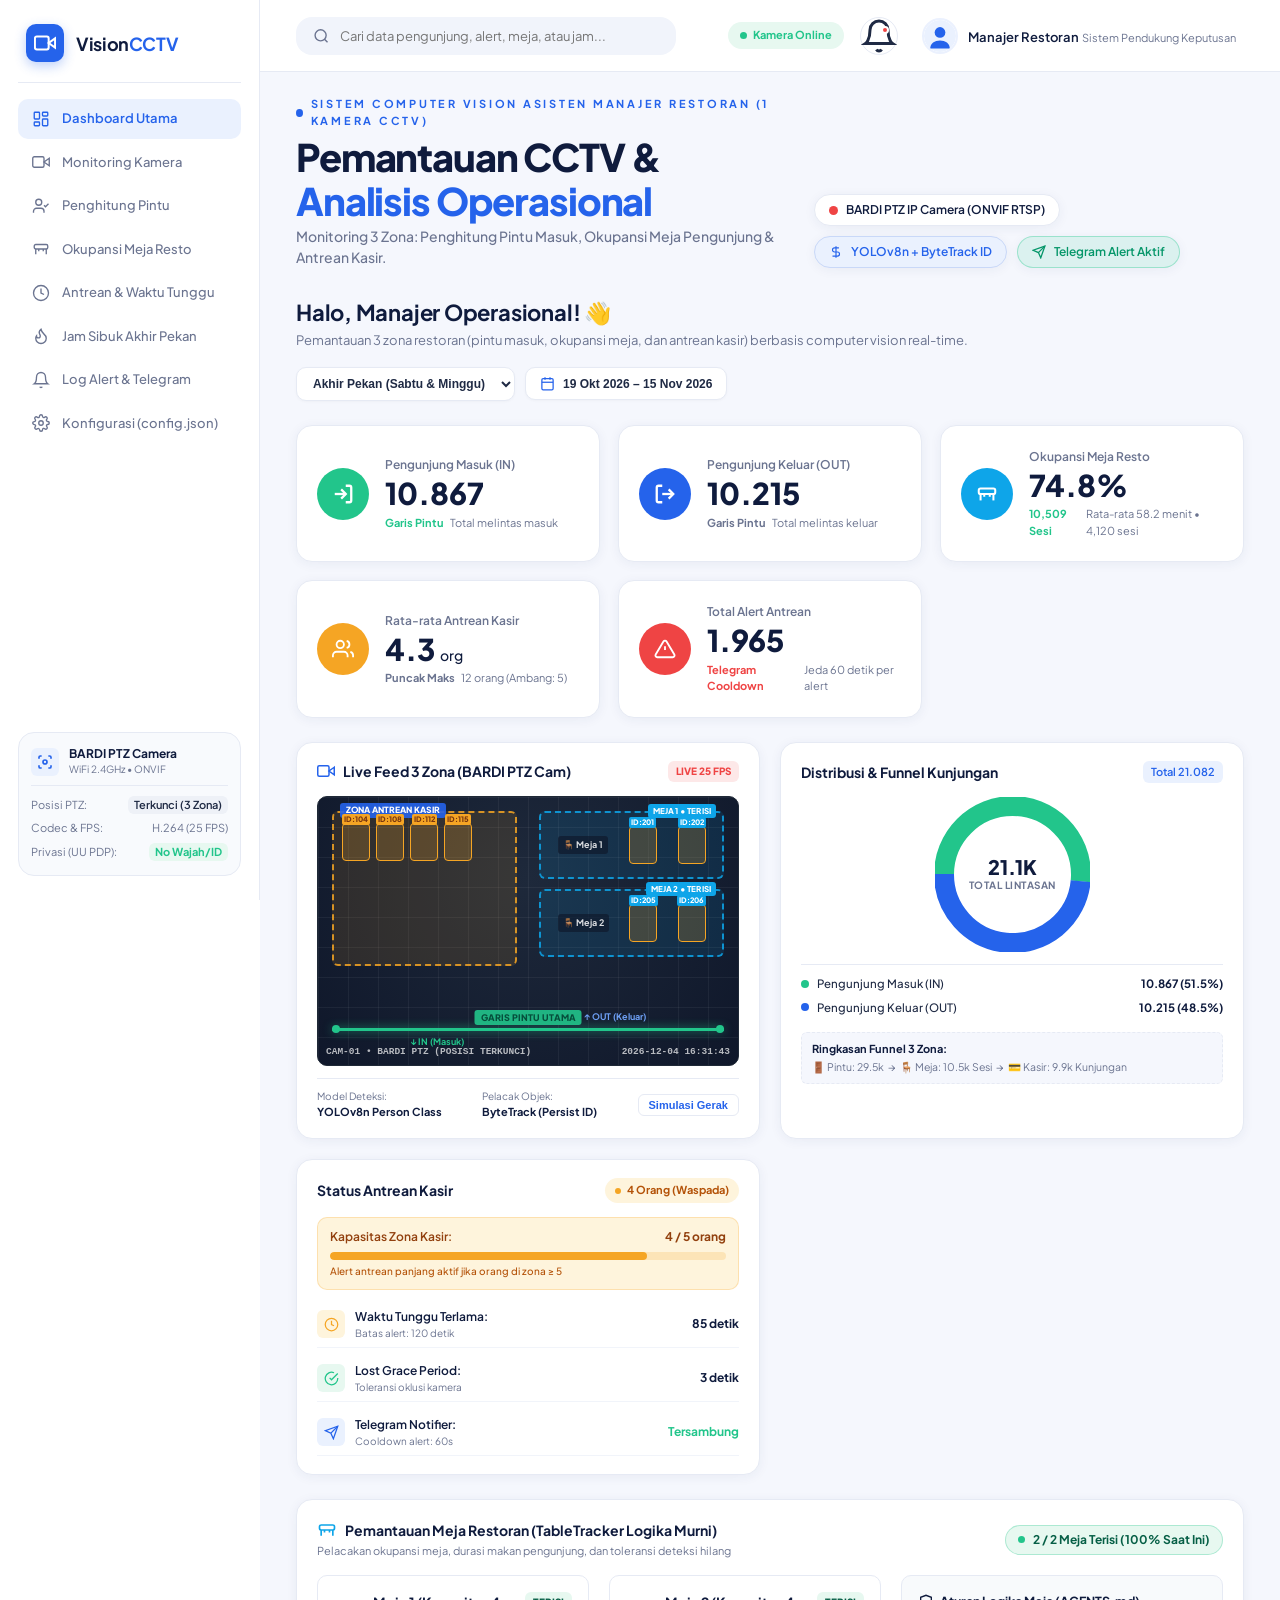
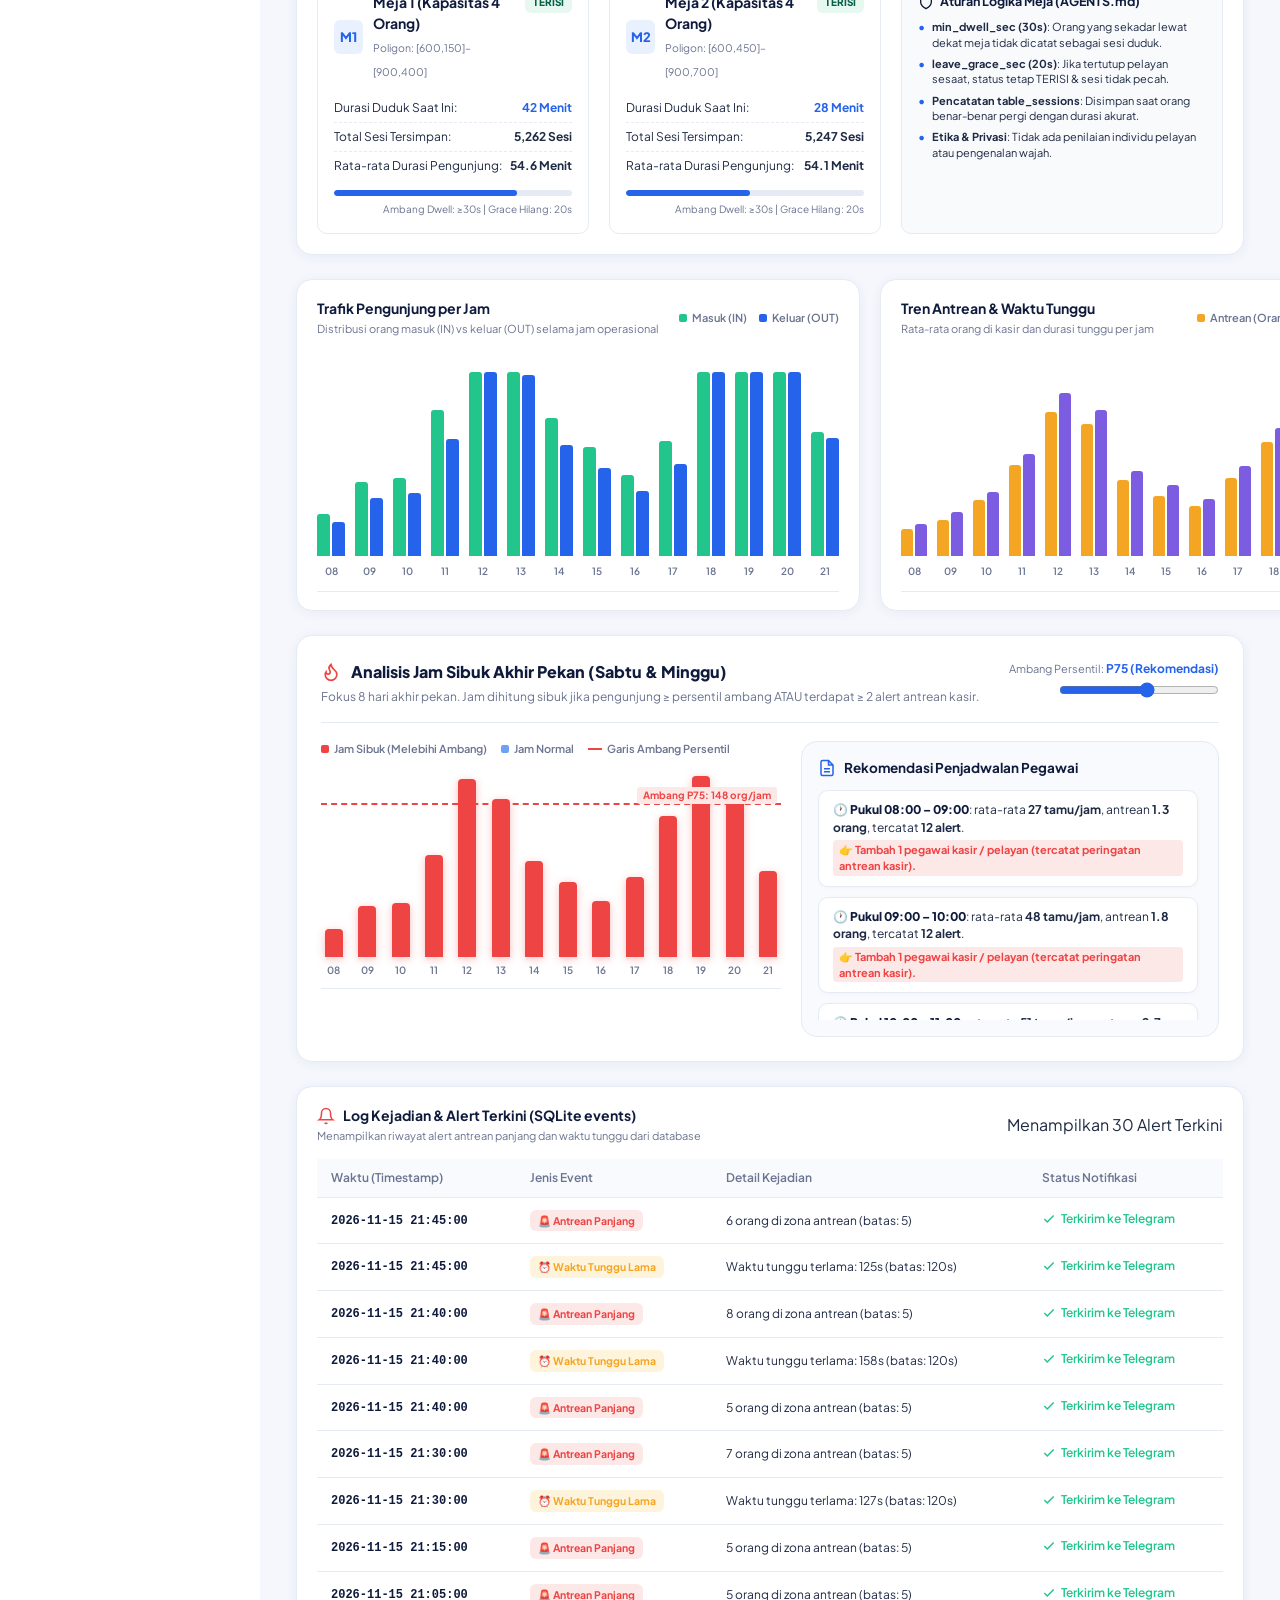
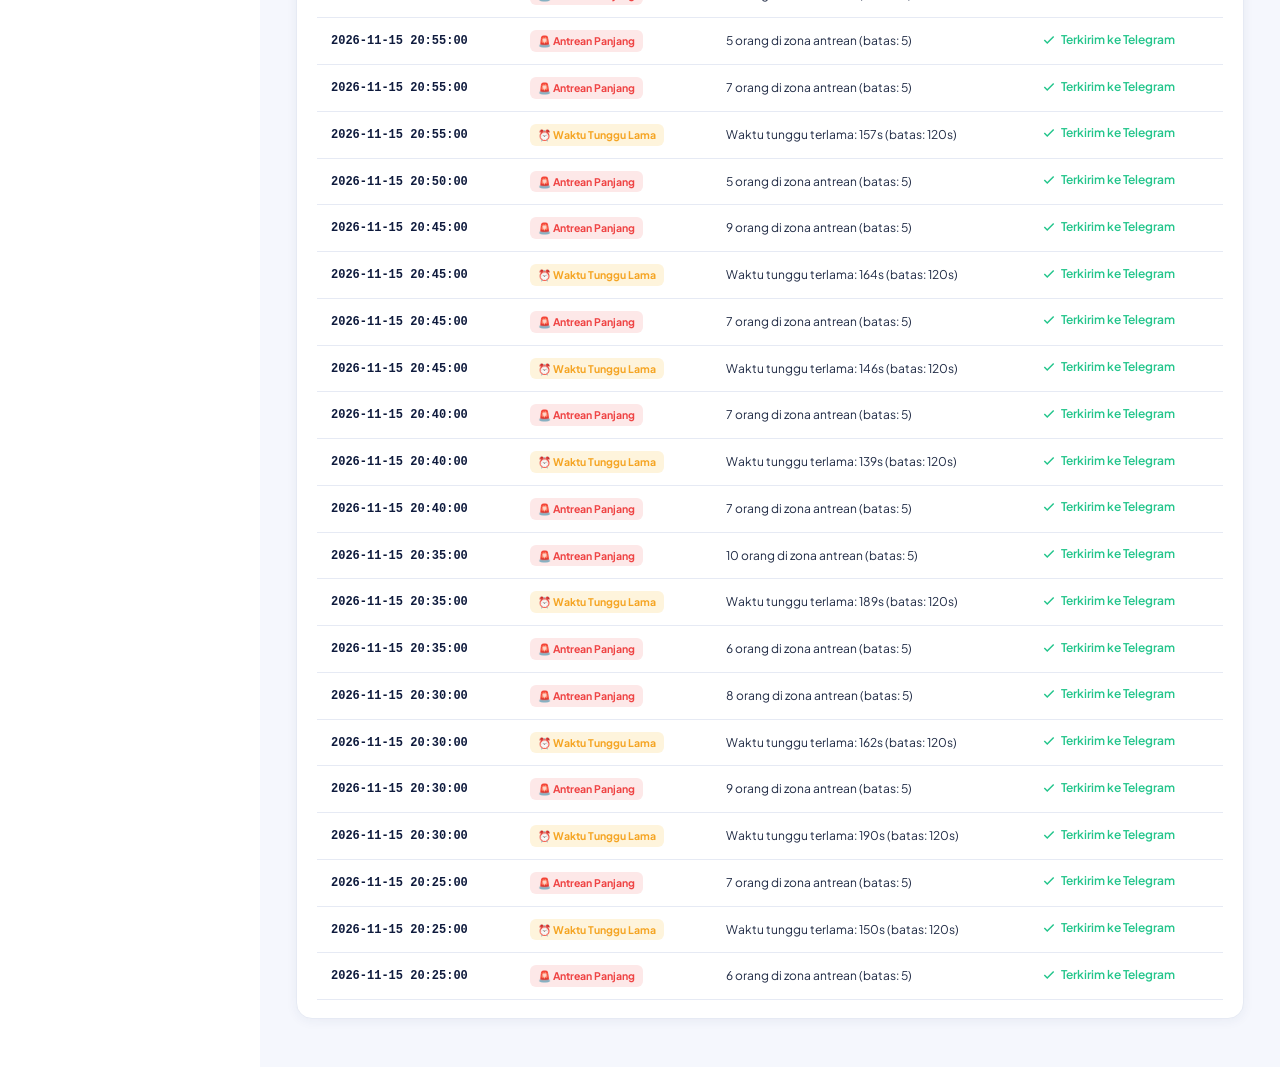
<file: flowtask-dashboard/index.html>
<!DOCTYPE html>
<html lang="id">
<head>
  <meta charset="UTF-8">
  <meta name="viewport" content="width=device-width, initial-scale=1.0">
  <title>VisionCCTV Resto — Asisten Manajer Restoran Berbasis CCTV</title>
  <!-- Google Fonts: Plus Jakarta Sans & Inter (Non-blocking fallback to system fonts) -->
  <link rel="preconnect" href="https://fonts.googleapis.com">
  <link rel="preconnect" href="https://fonts.gstatic.com" crossorigin>
  <link href="https://fonts.googleapis.com/css2?family=Inter:wght@400;500;600;700&family=Plus+Jakarta+Sans:wght@500;600;700;800&display=swap" rel="stylesheet" media="print" onload="this.media='all'">
  <noscript><link rel="stylesheet" href="https://fonts.googleapis.com/css2?family=Inter:wght@400;500;600;700&family=Plus+Jakarta+Sans:wght@500;600;700;800&display=swap"></noscript>
  <!-- Stylesheet -->
  <link rel="stylesheet" href="css/style.css">
</head>
<body>

  <!-- Decorative Background Blobs -->
  <div class="bg-blob-tl"></div>
  <div class="bg-blob-br"></div>

  <!-- Main App Frame (Full-Width Modern Dashboard) -->
  <div class="app-container" id="dashboard-overview">
    
    <!-- Sidebar -->
    <aside class="sidebar">
      <div class="sidebar-brand">
        <div class="brand-icon">
          <svg width="22" height="22" viewBox="0 0 24 24" fill="none" stroke="currentColor" stroke-width="2.2"><path d="M23 7l-7 5 7 5V7z"/><rect x="1" y="5" width="15" height="14" rx="2" ry="2"/></svg>
        </div>
        <div class="brand-text">Vision<span>CCTV</span></div>
      </div>

      <nav class="sidebar-nav">
        <!-- 1. Dashboard Utama -->
        <a href="#dashboard-overview" class="nav-item active" data-section="dashboard">
          <svg viewBox="0 0 24 24"><rect width="7" height="9" x="3" y="3" rx="1"/><rect width="7" height="5" x="14" y="3" rx="1"/><rect width="7" height="9" x="14" y="12" rx="1"/><rect width="7" height="5" x="3" y="16" rx="1"/></svg>
          <span>Dashboard Utama</span>
        </a>
        <!-- 2. Pemantauan CCTV -->
        <a href="#cctv-section" class="nav-item" data-section="cctv">
          <svg viewBox="0 0 24 24"><path d="M23 7l-7 5 7 5V7z"/><rect x="1" y="5" width="15" height="14" rx="2" ry="2"/></svg>
          <span>Monitoring Kamera</span>
        </a>
        <!-- 3. Lalu Lintas Pengunjung Pintu -->
        <a href="#visitors-section" class="nav-item" data-section="visitors">
          <svg viewBox="0 0 24 24"><path d="M16 21v-2a4 4 0 0 0-4-4H6a4 4 0 0 0-4 4v2"/><circle cx="9" cy="7" r="4"/><polyline points="16 11 18 13 22 9"/></svg>
          <span>Penghitung Pintu</span>
        </a>
        <!-- 4. Okupansi Meja Pengunjung (Baru) -->
        <a href="#tables-section" class="nav-item" data-section="tables">
          <svg viewBox="0 0 24 24"><rect x="3" y="6" width="18" height="6" rx="2"/><path d="M5 12v7"/><path d="M19 12v7"/><path d="M9 12v3"/><path d="M15 12v3"/></svg>
          <span>Okupansi Meja Resto</span>
        </a>
        <!-- 5. Antrean Kasir -->
        <a href="#queue-section" class="nav-item" data-section="queue">
          <svg viewBox="0 0 24 24"><circle cx="12" cy="12" r="10"/><polyline points="12 6 12 12 16 14"/></svg>
          <span>Antrean & Waktu Tunggu</span>
        </a>
        <!-- 6. Jam Sibuk & Rekomendasi -->
        <a href="#busy-hours-section" class="nav-item" data-section="busy-hours">
          <svg viewBox="0 0 24 24"><path d="M8.5 14.5A2.5 2.5 0 0 0 11 12c0-1.38-.5-2-1-3-1.072-2.143-.224-4.054 2-6 .5 2.5 2 4.9 4 6.5 2 1.6 3 3.5 3 5.5a7 7 0 1 1-14 0c0-1.153.433-2.294 1-3a2.5 2.5 0 0 0 2.5 2.5z"/></svg>
          <span>Jam Sibuk Akhir Pekan</span>
        </a>
        <!-- 7. Riwayat Alert -->
        <a href="#alerts-section" class="nav-item" data-section="alerts">
          <svg viewBox="0 0 24 24"><path d="M18 8A6 6 0 0 0 6 8c0 7-3 9-3 9h18s-3-2-3-9"/><path d="M13.73 21a2 2 0 0 1-3.46 0"/></svg>
          <span>Log Alert & Telegram</span>
        </a>
        <!-- 8. Konfigurasi Sistem -->
        <a href="#config" class="nav-item" id="btn-nav-config">
          <svg viewBox="0 0 24 24"><circle cx="12" cy="12" r="3"/><path d="M19.4 15a1.65 1.65 0 0 0 .33 1.82l.06.06a2 2 0 0 1 0 2.83 2 2 0 0 1-2.83 0l-.06-.06a1.65 1.65 0 0 0-1.82-.33 1.65 1.65 0 0 0-1 1.51V21a2 2 0 0 1-2 2 2 2 0 0 1-2-2v-.09A1.65 1.65 0 0 0 9 19.4a1.65 1.65 0 0 0-1.82.33l-.06.06a2 2 0 0 1-2.83 0 2 2 0 0 1 0-2.83l.06-.06a1.65 1.65 0 0 0 .33-1.82 1.65 1.65 0 0 0-1.51-1H3a2 2 0 0 1-2-2 2 2 0 0 1 2-2h.09A1.65 1.65 0 0 0 4.6 9a1.65 1.65 0 0 0-.33-1.82l-.06-.06a2 2 0 0 1 0-2.83 2 2 0 0 1 2.83 0l.06.06a1.65 1.65 0 0 0 1.82.33H9a1.65 1.65 0 0 0 1-1.51V3a2 2 0 0 1 2-2 2 2 0 0 1 2 2v.09a1.65 1.65 0 0 0 1 1.51 1.65 1.65 0 0 0 1.82-.33l.06-.06a2 2 0 0 1 2.83 0 2 2 0 0 1 0 2.83l-.06.06a1.65 1.65 0 0 0-.33 1.82V9a1.65 1.65 0 0 0 1.51 1H21a2 2 0 0 1 2 2 2 2 0 0 1-2 2h-.09a1.65 1.65 0 0 0-1.51 1z"/></svg>
          <span>Konfigurasi (config.json)</span>
        </a>
      </nav>

      <!-- Info Perangkat Kamera CCTV BARDI -->
      <div class="cctv-device-card">
        <div class="cctv-device-head">
          <div class="device-icon">
            <svg width="16" height="16" viewBox="0 0 24 24" fill="none" stroke="currentColor" stroke-width="2.5"><circle cx="12" cy="12" r="3"/><path d="M3 7V5a2 2 0 0 1 2-2h2"/><path d="M17 3h2a2 2 0 0 1 2 2v2"/><path d="M21 17v2a2 2 0 0 1-2 2h-2"/><path d="M7 21H5a2 2 0 0 1-2-2v-2"/></svg>
          </div>
          <div>
            <div class="device-name">BARDI PTZ Camera</div>
            <div class="device-tag">WiFi 2.4GHz • ONVIF</div>
          </div>
        </div>
        <div class="device-meta-list">
          <div class="device-meta-row">
            <span>Posisi PTZ:</span>
            <span class="meta-status-badge">Terkunci (3 Zona)</span>
          </div>
          <div class="device-meta-row">
            <span>Codec & FPS:</span>
            <span>H.264 (25 FPS)</span>
          </div>
          <div class="device-meta-row">
            <span>Privasi (UU PDP):</span>
            <span class="meta-status-active">No Wajah/ID</span>
          </div>
        </div>
      </div>
    </aside>

    <!-- Main Content Wrapper -->
    <main class="main-wrapper">
      
      <!-- Topbar -->
      <header class="topbar">
        <div class="search-box">
          <svg viewBox="0 0 24 24" fill="none" stroke-width="2"><circle cx="11" cy="11" r="8"/><line x1="21" y1="21" x2="16.65" y2="16.65"/></svg>
          <input type="text" id="search-input" placeholder="Cari data pengunjung, alert, meja, atau jam..." autocomplete="off">
        </div>

        <div class="topbar-actions">
          <div class="system-status-pill">
            <span class="dot-green"></span>
            <span>Kamera Online</span>
          </div>

          <button class="btn-icon" id="notif-btn" aria-label="Notifikasi Alert" title="Daftar Alert Antrean & Meja Terkini">
            <svg viewBox="0 0 24 24" fill="none" stroke="currentColor" stroke-width="2"><path d="M18 8A6 6 0 0 0 6 8c0 7-3 9-3 9h18s-3-2-3-9"/><path d="M13.73 21a2 2 0 0 1-3.46 0"/></svg>
            <span class="badge-dot" id="notif-dot"></span>
          </button>

          <div class="user-profile">
            <svg class="user-avatar" viewBox="0 0 36 36" fill="none" xmlns="http://www.w3.org/2000/svg" aria-label="Manajer Operasional">
              <circle cx="18" cy="18" r="18" fill="#EAF1FE"/>
              <circle cx="18" cy="14" r="6" fill="#2563EB"/>
              <path d="M7 32C7 26 12 23 18 23C24 23 29 26 29 32" fill="#2563EB"/>
            </svg>
            <div class="user-info">
              <span class="user-name">Manajer Restoran</span>
              <span class="user-role">Sistem Pendukung Keputusan</span>
            </div>
          </div>
        </div>
      </header>

      <!-- Hero Header & Status Banner (Full-Width Header) -->
      <section class="hero-wrapper">
        <div class="hero-left">
          <div class="eyebrow">
            <span>SISTEM COMPUTER VISION ASISTEN MANAJER RESTORAN (1 KAMERA CCTV)</span>
          </div>
          <h1 class="hero-title">Pemantauan CCTV & <span>Analisis Operasional</span></h1>
          <p class="hero-tagline">Monitoring 3 Zona: Penghitung Pintu Masuk, Okupansi Meja Pengunjung & Antrean Kasir.</p>
        </div>
        
        <div class="hero-right-status">
          <div class="status-pill-badge">
            <span class="live-pulse"></span>
            <span>BARDI PTZ IP Camera (ONVIF RTSP)</span>
          </div>
          <div class="status-pill-badge secondary">
            <svg width="14" height="14" viewBox="0 0 24 24" fill="none" stroke="currentColor" stroke-width="2"><path d="M12 2v20M17 5H9.5a3.5 3.5 0 0 0 0 7h5a3.5 3.5 0 0 1 0 7H6"/></svg>
            <span>YOLOv8n + ByteTrack ID</span>
          </div>
          <div class="status-pill-badge telegram-badge">
            <svg width="14" height="14" viewBox="0 0 24 24" fill="none" stroke="currentColor" stroke-width="2.2"><path d="m22 2-7 20-4-9-9-4Z"/><path d="M22 2 11 13"/></svg>
            <span>Telegram Alert Aktif</span>
          </div>
        </div>
      </section>

      <!-- Content Area -->
      <div class="content-area">
        
        <!-- Greeting & Filter Bar -->
        <div class="greeting-bar">
          <div class="greeting-text">
            <h1>Halo, Manajer Operasional! 👋</h1>
            <p>Pemantauan 3 zona restoran (pintu masuk, okupansi meja, dan antrean kasir) berbasis computer vision real-time.</p>
          </div>

          <div class="filter-controls-group">
            <!-- Filter Hari -->
            <select class="filter-dropdown" id="filter-day-select">
              <option value="all">Semua Hari (28 Hari)</option>
              <option value="weekend" selected>Akhir Pekan (Sabtu & Minggu)</option>
              <option value="weekday">Hari Kerja (Senin–Jumat)</option>
            </select>

            <!-- Rentang Tanggal -->
            <button class="date-picker-btn" id="date-picker-btn" title="Klik untuk informasi rentang dataset">
              <svg viewBox="0 0 24 24" fill="none" stroke-width="2"><rect width="18" height="18" x="3" y="4" rx="2" ry="2"/><line x1="16" y1="2" x2="16" y2="6"/><line x1="8" y1="2" x2="8" y2="6"/><line x1="3" y1="10" x2="21" y2="10"/></svg>
              <span id="date-range-display">19 Okt 2026 – 15 Nov 2026</span>
            </button>
          </div>
        </div>

        <!-- Row 1: 5 KPI Cards (Mencakup 3 Zona Restoran) -->
        <section class="kpi-grid" id="kpi-grid">
          <!-- 1. Pengunjung Masuk -->
          <div class="card kpi-card">
            <div class="kpi-icon-wrap" style="background-color: var(--color-success);">
              <svg viewBox="0 0 24 24" fill="none" stroke="currentColor" stroke-width="2.5"><path d="M15 3h4a2 2 0 0 1 2 2v14a2 2 0 0 1-2 2h-4"/><polyline points="10 17 15 12 10 7"/><line x1="15" y1="12" x2="3" y2="12"/></svg>
            </div>
            <div class="kpi-details">
              <span class="kpi-label">Pengunjung Masuk (IN)</span>
              <span class="kpi-value" id="kpi-in">29,588</span>
              <div class="kpi-trend">
                <span class="trend-badge positive">Garis Pintu</span>
                <span class="trend-subtext">Total melintas masuk</span>
              </div>
            </div>
          </div>

          <!-- 2. Pengunjung Keluar -->
          <div class="card kpi-card">
            <div class="kpi-icon-wrap" style="background-color: var(--color-primary);">
              <svg viewBox="0 0 24 24" fill="none" stroke="currentColor" stroke-width="2.5"><path d="M9 21H5a2 2 0 0 1-2-2V5a2 2 0 0 1 2-2h4"/><polyline points="16 17 21 12 16 7"/><line x1="21" y1="12" x2="9" y2="12"/></svg>
            </div>
            <div class="kpi-details">
              <span class="kpi-label">Pengunjung Keluar (OUT)</span>
              <span class="kpi-value" id="kpi-out">27,929</span>
              <div class="kpi-trend">
                <span class="trend-badge neutral">Garis Pintu</span>
                <span class="trend-subtext">Total melintas keluar</span>
              </div>
            </div>
          </div>

          <!-- 3. Okupansi Meja Restoran (Baru) -->
          <div class="card kpi-card">
            <div class="kpi-icon-wrap" style="background-color: #0EA5E9;">
              <svg viewBox="0 0 24 24" fill="none" stroke="currentColor" stroke-width="2.2"><rect x="3" y="6" width="18" height="6" rx="2"/><path d="M5 12v7"/><path d="M19 12v7"/><path d="M9 12v3"/><path d="M15 12v3"/></svg>
            </div>
            <div class="kpi-details">
              <span class="kpi-label">Okupansi Meja Resto</span>
              <span class="kpi-value" id="kpi-table-occ">60.2%</span>
              <div class="kpi-trend">
                <span class="trend-badge positive">10,509 Sesi</span>
                <span class="trend-subtext" id="kpi-table-sub">Rata-rata 54.4 menit</span>
              </div>
            </div>
          </div>

          <!-- 4. Rata-rata Antrean Kasir -->
          <div class="card kpi-card">
            <div class="kpi-icon-wrap" style="background-color: var(--color-warning);">
              <svg viewBox="0 0 24 24" fill="none" stroke="currentColor" stroke-width="2"><path d="M17 21v-2a4 4 0 0 0-4-4H5a4 4 0 0 0-4 4v2"/><circle cx="9" cy="7" r="4"/><path d="M23 21v-2a4 4 0 0 0-3-3.87"/><path d="M16 3.13a4 4 0 0 1 0 7.75"/></svg>
            </div>
            <div class="kpi-details">
              <span class="kpi-label">Rata-rata Antrean Kasir</span>
              <span class="kpi-value" id="kpi-queue">3.4 <small style="font-size:14px;font-weight:500;">org</small></span>
              <div class="kpi-trend">
                <span class="trend-badge neutral">Puncak Maks</span>
                <span class="trend-subtext">12 orang (Ambang: 5)</span>
              </div>
            </div>
          </div>

          <!-- 5. Total Alert Tercatat -->
          <div class="card kpi-card">
            <div class="kpi-icon-wrap" style="background-color: var(--color-danger);">
              <svg viewBox="0 0 24 24" fill="none" stroke="currentColor" stroke-width="2"><path d="M10.29 3.86L1.82 18a2 2 0 0 0 1.71 3h16.94a2 2 0 0 0 1.71-3L13.71 3.86a2 2 0 0 0-3.42 0z"/><line x1="12" y1="9" x2="12" y2="13"/><line x1="12" y1="17" x2="12.01" y2="17"/></svg>
            </div>
            <div class="kpi-details">
              <span class="kpi-label">Total Alert Antrean</span>
              <span class="kpi-value" id="kpi-alerts">4,551</span>
              <div class="kpi-trend">
                <span class="trend-badge negative">Telegram Cooldown</span>
                <span class="trend-subtext">Jeda 60 detik per alert</span>
              </div>
            </div>
          </div>
        </section>

        <!-- Row 2: 3 Cards (Live CCTV Simulation + Funnel Kunjungan + Status Antrean Kasir) -->
        <section class="row-3-cols" id="cctv-section">
          
          <!-- Card 1: Live CCTV Simulator & Virtual Zone Overlay (3 ZONA TANPA TUMPANG TINDIH) -->
          <div class="card">
            <div class="card-header">
              <div class="card-title">
                <svg width="18" height="18" viewBox="0 0 24 24" fill="none" stroke="var(--color-primary)" stroke-width="2"><path d="M23 7l-7 5 7 5V7z"/><rect x="1" y="5" width="15" height="14" rx="2" ry="2"/></svg>
                <span>Live Feed 3 Zona (BARDI PTZ Cam)</span>
              </div>
              <span class="live-stream-badge">LIVE 25 FPS</span>
            </div>

            <!-- Canvas/SVG CCTV Viewport -->
            <div class="cctv-viewport" id="cctv-viewport">
              <div class="cctv-screen-sim">
                <div class="cctv-floor-lines"></div>

                <!-- 1. ZONA KASIR (Kiri Atas, tanpa tumpang tindih) -->
                <div class="queue-zone-overlay">
                  <div class="zone-badge">ZONA ANTREAN KASIR</div>
                  <div class="person-sim-box person-1">
                    <span class="person-id">ID:104</span>
                  </div>
                  <div class="person-sim-box person-2">
                    <span class="person-id">ID:108</span>
                  </div>
                  <div class="person-sim-box person-3">
                    <span class="person-id">ID:112</span>
                  </div>
                  <div class="person-sim-box person-4">
                    <span class="person-id">ID:115</span>
                  </div>
                </div>

                <!-- 2. ZONA MEJA PENGUNJUNG (Kanan Atas & Kanan Bawah) -->
                <!-- Meja 1 -->
                <div class="table-zone-overlay table-zone-1">
                  <div class="table-zone-badge">MEJA 1 • TERISI</div>
                  <div class="table-center-mark">🪑 Meja 1</div>
                  <div class="person-sim-box table-person person-table-1">
                    <span class="person-id">ID:201</span>
                  </div>
                  <div class="person-sim-box table-person person-table-2">
                    <span class="person-id">ID:202</span>
                  </div>
                </div>

                <!-- Meja 2 -->
                <div class="table-zone-overlay table-zone-2">
                  <div class="table-zone-badge">MEJA 2 • TERISI</div>
                  <div class="table-center-mark">🪑 Meja 2</div>
                  <div class="person-sim-box table-person person-table-3">
                    <span class="person-id">ID:205</span>
                  </div>
                  <div class="person-sim-box table-person person-table-4">
                    <span class="person-id">ID:206</span>
                  </div>
                </div>

                <!-- 3. GARIS VIRTUAL PINTU MASUK (Bawah, melintang pintu masuk) -->
                <div class="virtual-line-overlay">
                  <div class="virtual-line-bar">
                    <span class="line-label-in">↓ IN (Masuk)</span>
                    <span class="line-label-title">GARIS PINTU UTAMA</span>
                    <span class="line-label-out">↑ OUT (Keluar)</span>
                  </div>
                </div>

                <!-- Camera Info Watermark -->
                <div class="cctv-watermark">
                  <span>CAM-01 • BARDI PTZ (POSISI TERKUNCI)</span>
                  <span id="cctv-timestamp">2026-11-19 16:15:00</span>
                </div>
              </div>
            </div>

            <div class="cctv-controls-footer">
              <div class="cctv-stat-item">
                <span class="cctv-stat-label">Model Deteksi:</span>
                <span class="cctv-stat-val">YOLOv8n Person Class</span>
              </div>
              <div class="cctv-stat-item">
                <span class="cctv-stat-label">Pelacak Objek:</span>
                <span class="cctv-stat-val">ByteTrack (Persist ID)</span>
              </div>
              <button class="btn-sm-outline" id="btn-toggle-sim">Simulasi Gerak</button>
            </div>
          </div>

          <!-- Card 2: Distribusi & Funnel Alur Kunjungan -->
          <div class="card">
            <div class="card-header">
              <h2 class="card-title">Distribusi & Funnel Kunjungan</h2>
              <span class="card-subtitle-badge" id="total-traffic-badge">Total 57,517</span>
            </div>
            <div class="donut-card-content">
              <div class="donut-chart-container" id="cctv-donut-container">
                <!-- SVG Donut Chart injected here -->
              </div>
              <div class="donut-legend">
                <div class="legend-row">
                  <div class="legend-left">
                    <span class="legend-dot" style="background-color: var(--color-success);"></span>
                    <span>Pengunjung Masuk (IN)</span>
                  </div>
                  <span class="legend-val" id="legend-in-val">29,588 (51.4%)</span>
                </div>
                <div class="legend-row">
                  <div class="legend-left">
                    <span class="legend-dot" style="background-color: var(--color-primary);"></span>
                    <span>Pengunjung Keluar (OUT)</span>
                  </div>
                  <span class="legend-val" id="legend-out-val">27,929 (48.6%)</span>
                </div>
                <div class="funnel-summary-box">
                  <div class="funnel-title">Ringkasan Funnel 3 Zona:</div>
                  <div class="funnel-steps">
                    <span>🚪 Pintu: 29.5k</span> → 
                    <span>🪑 Meja: 10.5k Sesi</span> → 
                    <span>💳 Kasir: 9.9k Kunjungan</span>
                  </div>
                </div>
              </div>
            </div>
          </div>

          <!-- Card 3: Status Antrean Kasir Saat Ini -->
          <div class="card" id="queue-monitor-card">
            <div class="card-header">
              <h2 class="card-title">Status Antrean Kasir</h2>
              <span class="status-badge meeting" id="queue-status-badge">
                <span class="dot"></span>
                <span>4 Orang (Waspada)</span>
              </span>
            </div>

            <div class="queue-monitor-card-body">
              <div class="queue-gauge-wrap">
                <div class="gauge-head">
                  <span class="gauge-title">Kapasitas Zona Kasir:</span>
                  <span class="gauge-num"><strong>4</strong> / 5 orang</span>
                </div>
                <div class="gauge-track">
                  <div class="gauge-bar" style="width: 80%; background-color: var(--color-warning);"></div>
                </div>
                <div class="gauge-caption">Alert antrean panjang aktif jika orang di zona ≥ 5</div>
              </div>

              <div class="queue-metrics-list">
                <div class="q-metric-item">
                  <div class="q-metric-left">
                    <div class="q-icon-box" style="background-color: var(--tint-warning); color: var(--color-warning);">
                      <svg viewBox="0 0 24 24" fill="none" stroke="currentColor" stroke-width="2"><circle cx="12" cy="12" r="10"/><polyline points="12 6 12 12 16 14"/></svg>
                    </div>
                    <div>
                      <div class="q-label">Waktu Tunggu Terlama:</div>
                      <div class="q-sub">Batas alert: 120 detik</div>
                    </div>
                  </div>
                  <div class="q-metric-val">85 detik</div>
                </div>

                <div class="q-metric-item">
                  <div class="q-metric-left">
                    <div class="q-icon-box" style="background-color: var(--tint-success); color: var(--color-success);">
                      <svg viewBox="0 0 24 24" fill="none" stroke="currentColor" stroke-width="2"><path d="M22 11.08V12a10 10 0 1 1-5.93-9.14"/><polyline points="22 4 12 14.01 9 11.01"/></svg>
                    </div>
                    <div>
                      <div class="q-label">Lost Grace Period:</div>
                      <div class="q-sub">Toleransi oklusi kamera</div>
                    </div>
                  </div>
                  <div class="q-metric-val">3 detik</div>
                </div>

                <div class="q-metric-item">
                  <div class="q-metric-left">
                    <div class="q-icon-box" style="background-color: var(--color-primary-50); color: var(--color-primary);">
                      <svg viewBox="0 0 24 24" fill="none" stroke="currentColor" stroke-width="2"><path d="m22 2-7 20-4-9-9-4Z"/><path d="M22 2 11 13"/></svg>
                    </div>
                    <div>
                      <div class="q-label">Telegram Notifier:</div>
                      <div class="q-sub">Cooldown alert: 60s</div>
                    </div>
                  </div>
                  <div class="q-metric-val" style="color:var(--color-success);font-weight:700;">Tersambung</div>
                </div>
              </div>
            </div>
          </div>

        </section>

        <!-- Row 3: Pemantauan Okupansi Meja Restoran (Zona Meja) -->
        <section class="card table-monitor-section" id="tables-section">
          <div class="card-header">
            <div>
              <div class="card-title">
                <svg width="20" height="20" viewBox="0 0 24 24" fill="none" stroke="#0EA5E9" stroke-width="2"><rect x="3" y="6" width="18" height="6" rx="2"/><path d="M5 12v7"/><path d="M19 12v7"/><path d="M9 12v3"/><path d="M15 12v3"/></svg>
                <span>Pemantauan Meja Restoran (TableTracker Logika Murni)</span>
              </div>
              <span class="card-subtext">Pelacakan okupansi meja, durasi makan pengunjung, dan toleransi deteksi hilang</span>
            </div>
            <div class="table-status-pill">
              <span class="dot-green"></span>
              <span>2 / 2 Meja Terisi (100% Saat Ini)</span>
            </div>
          </div>

          <div class="tables-overview-grid">
            
            <!-- Meja 1 Card -->
            <div class="table-unit-card">
              <div class="table-unit-header">
                <div class="table-unit-title">
                  <span class="table-badge-num">M1</span>
                  <div>
                    <h4>Meja 1 (Kapasitas 4 Orang)</h4>
                    <span class="table-sub-info">Poligon: [600,150]–[900,400]</span>
                  </div>
                </div>
                <span class="table-status-tag occupied">TERISI</span>
              </div>

              <div class="table-unit-body">
                <div class="table-stat-row">
                  <span>Durasi Duduk Saat Ini:</span>
                  <strong style="color:var(--color-primary);">42 Menit</strong>
                </div>
                <div class="table-stat-row">
                  <span>Total Sesi Tersimpan:</span>
                  <strong>5,262 Sesi</strong>
                </div>
                <div class="table-stat-row">
                  <span>Rata-rata Durasi Pengunjung:</span>
                  <strong>54.6 Menit</strong>
                </div>
              </div>

              <div class="table-progress-bar">
                <div class="table-progress-fill" style="width: 77%;"></div>
              </div>
              <div class="table-unit-foot">Ambang Dwell: ≥30s | Grace Hilang: 20s</div>
            </div>

            <!-- Meja 2 Card -->
            <div class="table-unit-card">
              <div class="table-unit-header">
                <div class="table-unit-title">
                  <span class="table-badge-num">M2</span>
                  <div>
                    <h4>Meja 2 (Kapasitas 4 Orang)</h4>
                    <span class="table-sub-info">Poligon: [600,450]–[900,700]</span>
                  </div>
                </div>
                <span class="table-status-tag occupied">TERISI</span>
              </div>

              <div class="table-unit-body">
                <div class="table-stat-row">
                  <span>Durasi Duduk Saat Ini:</span>
                  <strong style="color:var(--color-primary);">28 Menit</strong>
                </div>
                <div class="table-stat-row">
                  <span>Total Sesi Tersimpan:</span>
                  <strong>5,247 Sesi</strong>
                </div>
                <div class="table-stat-row">
                  <span>Rata-rata Durasi Pengunjung:</span>
                  <strong>54.1 Menit</strong>
                </div>
              </div>

              <div class="table-progress-bar">
                <div class="table-progress-fill" style="width: 52%;"></div>
              </div>
              <div class="table-unit-foot">Ambang Dwell: ≥30s | Grace Hilang: 20s</div>
            </div>

            <!-- Metrik Logika & Integritas Data Meja -->
            <div class="table-rules-card">
              <div class="rules-card-title">
                <svg width="16" height="16" viewBox="0 0 24 24" fill="none" stroke="currentColor" stroke-width="2"><path d="M12 22s8-4 8-10V5l-8-3-8 3v7c0 6 8 10 8 10z"/></svg>
                <span>Aturan Logika Meja (AGENTS.md)</span>
              </div>
              <ul class="rules-list">
                <li><strong>min_dwell_sec (30s)</strong>: Orang yang sekadar lewat dekat meja tidak dicatat sebagai sesi duduk.</li>
                <li><strong>leave_grace_sec (20s)</strong>: Jika tertutup pelayan sesaat, status tetap TERISI & sesi tidak pecah.</li>
                <li><strong>Pencatatan table_sessions</strong>: Disimpan saat orang benar-benar pergi dengan durasi akurat.</li>
                <li><strong>Etika & Privasi</strong>: Tidak ada penilaian individu pelayan atau pengenalan wajah.</li>
              </ul>
            </div>

          </div>
        </section>

        <!-- Row 4: 2 Cards (Grafik Pengunjung per Jam & Tren Antrean) -->
        <section class="row-team-activity">
          
          <!-- Card 1: Grafik Pengunjung per Jam (08:00 - 22:00) -->
          <div class="card" id="visitors-section">
            <div class="card-header">
              <div>
                <h2 class="card-title">Trafik Pengunjung per Jam</h2>
                <span class="card-subtext">Distribusi orang masuk (IN) vs keluar (OUT) selama jam operasional</span>
              </div>
              <div class="chart-legend-top">
                <span class="legend-pill in"><span class="dot-in"></span> Masuk (IN)</span>
                <span class="legend-pill out"><span class="dot-out"></span> Keluar (OUT)</span>
              </div>
            </div>

            <div class="chart-container-cctv" id="hourly-traffic-chart">
              <!-- Dual bar chart injected here -->
            </div>
          </div>

          <!-- Card 2: Tren Panjang Antrean & Rata-rata Waktu Tunggu -->
          <div class="card" id="queue-section">
            <div class="card-header">
              <div>
                <h2 class="card-title">Tren Antrean & Waktu Tunggu</h2>
                <span class="card-subtext">Rata-rata orang di kasir dan durasi tunggu per jam</span>
              </div>
              <div class="chart-legend-top">
                <span class="legend-pill queue"><span class="dot-queue"></span> Antrean (Orang)</span>
                <span class="legend-pill wait"><span class="dot-wait"></span> Tunggu (Detik)</span>
              </div>
            </div>

            <div class="chart-container-cctv" id="queue-trend-chart">
              <!-- Dual bar: Antrean (oranye) & Waktu Tunggu (ungu) injected here -->
            </div>
          </div>

        </section>

        <!-- Row 5: Analisis Jam Sibuk Akhir Pekan & Saran Penambahan Pegawai -->
        <section class="card busy-analysis-card" id="busy-hours-section">
          <div class="busy-card-head">
            <div class="busy-head-info">
              <div class="busy-title-badge">
                <svg width="20" height="20" viewBox="0 0 24 24" fill="none" stroke="currentColor" stroke-width="2"><path d="M8.5 14.5A2.5 2.5 0 0 0 11 12c0-1.38-.5-2-1-3-1.072-2.143-.224-4.054 2-6 .5 2.5 2 4.9 4 6.5 2 1.6 3 3.5 3 5.5a7 7 0 1 1-14 0c0-1.153.433-2.294 1-3a2.5 2.5 0 0 0 2.5 2.5z"/></svg>
                <h2>Analisis Jam Sibuk Akhir Pekan (Sabtu & Minggu)</h2>
              </div>
              <p class="busy-subtitle">Fokus 8 hari akhir pekan. Jam dihitung sibuk jika pengunjung ≥ persentil ambang ATAU terdapat ≥ 2 alert antrean kasir.</p>
            </div>

            <!-- Slider Persentil Ambang -->
            <div class="percentile-slider-wrap">
              <div class="slider-label">
                <span>Ambang Persentil:</span>
                <strong id="percentile-val-display">P75 (Rekomendasi)</strong>
              </div>
              <input type="range" id="percentile-slider" min="50" max="95" step="5" value="75">
            </div>
          </div>

          <!-- Layout Split: Chart di Kiri, Rekomendasi di Kanan -->
          <div class="busy-analysis-grid">
            
            <!-- Visualisasi Bar Chart Jam Sibuk -->
            <div class="busy-chart-container">
              <div class="busy-chart-legend">
                <span class="legend-pill busy-red"><span class="dot-red"></span> Jam Sibuk (Melebihi Ambang)</span>
                <span class="legend-pill busy-normal"><span class="dot-blue"></span> Jam Normal</span>
                <span class="legend-pill busy-thresh"><span class="dot-dashed"></span> Garis Ambang Persentil</span>
              </div>
              <div class="busy-bar-chart" id="busy-bar-chart">
                <!-- Stacked / categorized bars injected here -->
              </div>
            </div>

            <!-- Kartu Saran Penambahan Pegawai -->
            <div class="staffing-advice-container">
              <div class="advice-head">
                <svg width="18" height="18" viewBox="0 0 24 24" fill="none" stroke="var(--color-primary)" stroke-width="2"><path d="M14 2H6a2 2 0 0 0-2 2v16a2 2 0 0 0 2 2h12a2 2 0 0 0 2-2V8z"/><polyline points="14 2 14 8 20 8"/><line x1="16" y1="13" x2="8" y2="13"/><line x1="16" y1="17" x2="8" y2="17"/></svg>
                <h3>Rekomendasi Penjadwalan Pegawai</h3>
              </div>

              <div class="advice-list" id="advice-list">
                <!-- Rekomendasi dinamis diinject dari data nyata -->
              </div>
            </div>

          </div>
        </section>

        <!-- Row 6: Log Event & Alert Terkini (Real-time Feed dari Database) -->
        <section class="card" id="alerts-section">
          <div class="card-header">
            <div>
              <h2 class="card-title">
                <svg width="18" height="18" viewBox="0 0 24 24" fill="none" stroke="var(--color-danger)" stroke-width="2"><path d="M18 8A6 6 0 0 0 6 8c0 7-3 9-3 9h18s-3-2-3-9"/><path d="M13.73 21a2 2 0 0 1-3.46 0"/></svg>
                <span>Log Kejadian & Alert Terkini (SQLite events)</span>
              </h2>
              <span class="card-subtext">Menampilkan riwayat alert antrean panjang dan waktu tunggu dari database</span>
            </div>
            <span class="status-counter-pill" id="alerts-counter-pill">Total 4,551 Alert Tercatat</span>
          </div>

          <div class="table-responsive">
            <table class="cctv-table" id="events-table">
              <thead>
                <tr>
                  <th>Waktu (Timestamp)</th>
                  <th>Jenis Event</th>
                  <th>Detail Kejadian</th>
                  <th>Status Notifikasi</th>
                </tr>
              </thead>
              <tbody id="events-table-body">
                <!-- Injected from cctv_data.js -->
              </tbody>
            </table>
          </div>
        </section>

      </div>
    </main>
  </div>

  <!-- Modal Konfigurasi Parameter (config.json) -->
  <div class="modal-overlay" id="config-modal" role="dialog" aria-modal="true">
    <div class="modal-box" style="width: 620px;">
      <div class="modal-head">
        <h3>Parameter Konfigurasi Restoran (config.json)</h3>
        <button class="modal-close" id="config-modal-close">&times;</button>
      </div>

      <div class="config-modal-body">
        <div class="config-group">
          <label>Sumber Video / Stream RTSP:</label>
          <input type="text" id="cfg-source" value="samples/contoh.mp4" readonly>
          <small class="cfg-hint">Untuk kamera BARDI nyata: gunakan URL RTSP ONVIF (GetStreamUri) dari config.json.</small>
        </div>

        <div class="config-grid-2">
          <div class="config-group">
            <label>Garis Pintu Masuk PT1:</label>
            <input type="text" id="cfg-line-pt1" value="[300, 400]" readonly>
          </div>
          <div class="config-group">
            <label>Garis Pintu Masuk PT2:</label>
            <input type="text" id="cfg-line-pt2" value="[900, 400]" readonly>
          </div>
        </div>

        <div class="config-grid-2">
          <div class="config-group">
            <label>Ambang Maks Orang di Antrean:</label>
            <input type="number" id="cfg-max-people" value="5">
          </div>
          <div class="config-group">
            <label>Ambang Maks Waktu Tunggu (detik):</label>
            <input type="number" id="cfg-max-wait" value="120">
          </div>
        </div>

        <div class="config-grid-2">
          <div class="config-group">
            <label>Ambang Sesi Meja (table_min_dwell_sec):</label>
            <input type="number" id="cfg-table-dwell" value="30">
          </div>
          <div class="config-group">
            <label>Grace Hilang Meja (leave_grace_sec):</label>
            <input type="number" id="cfg-table-grace" value="20">
          </div>
        </div>

        <div class="config-grid-2">
          <div class="config-group">
            <label>Cooldown Alert (detik):</label>
            <input type="number" id="cfg-cooldown" value="60">
          </div>
          <div class="config-group">
            <label>Grace Period Kasir (lost_grace_sec):</label>
            <input type="number" id="cfg-grace" value="3">
          </div>
        </div>

        <div class="config-grid-2">
          <div class="config-group">
            <label>Model YOLOv8:</label>
            <input type="text" id="cfg-yolo" value="yolov8n.pt" readonly>
          </div>
          <div class="config-group">
            <label>Pelacak Objek (Tracker):</label>
            <input type="text" id="cfg-tracker" value="bytetrack.yaml" readonly>
          </div>
        </div>
      </div>

      <div class="modal-actions">
        <button type="button" class="btn-secondary" id="config-modal-cancel">Tutup</button>
        <button type="button" class="btn-primary" id="config-modal-save">Simpan Perubahan</button>
      </div>
    </div>
  </div>

  <!-- Toast Notification Feedback -->
  <div class="toast" id="toast-notification">
    <svg width="18" height="18" viewBox="0 0 24 24" fill="none" stroke="#22C58B" stroke-width="2.5"><circle cx="12" cy="12" r="10"/><path d="m9 12 2 2 4-4"/></svg>
    <span class="toast-text">Tindakan berhasil dilakukan</span>
  </div>

  <!-- Scripts -->
  <script src="js/cctv_data.js"></script>
  <script src="js/app.js"></script>
</body>
</html>
</file>
<file: flowtask-dashboard/css/style.css>
/* ==========================================================================
   VisionCCTV — Pemantauan Pintu Masuk & Antrean
   Sesuai Spesifikasi Sistem Desain Modern SaaS DESIGN.md & AGENTS.md
   ========================================================================== */

:root {
  /* Brand & Netral */
  --color-primary: #2563EB;
  --color-primary-600: #1D4ED8;
  --color-primary-400: #6EA0F5;
  --color-primary-200: #C9D8F8;
  --color-primary-50: #EAF1FE;
  --color-text-strong: #0F1B3D;
  --color-text: #1F2A44;
  --color-text-muted: #6B7490;
  --color-border: #E6EAF4;
  --color-bg-app: #F5F7FD;
  --color-surface: #FFFFFF;

  /* Semantik / Status */
  --color-success: #22C58B;
  --color-warning: #F5A524;
  --color-danger: #EF4444;
  --color-info-purple: #7C5CE0;
  --color-away: #8A93A8;

  /* Pastel Tints */
  --tint-success: #E7F8F0;
  --tint-warning: #FEF4DC;
  --tint-danger: #FDE8E8;
  --tint-neutral: #EEF1F7;

  /* Radii */
  --radius-sm: 6px;
  --radius-md: 10px;
  --radius-lg: 16px;
  --radius-xl: 24px;
  --radius-full: 999px;

  /* Shadows */
  --shadow-card: 0 2px 12px rgba(30, 50, 110, 0.06);
  --shadow-float: 0 12px 32px rgba(30, 50, 110, 0.10);
  --shadow-hover: 0 6px 18px rgba(37, 99, 235, 0.12);

  /* Fonts */
  --font-sans: 'Plus Jakarta Sans', 'Inter', system-ui, -apple-system, BlinkMacSystemFont, 'Segoe UI', Roboto, sans-serif;
  
  /* Transitions */
  --transition-fast: 150ms ease-out;
  --transition-normal: 200ms ease-out;
}

/* Reset & Base */
*, *::before, *::after {
  box-sizing: border-box;
  margin: 0;
  padding: 0;
}

body {
  font-family: var(--font-sans);
  background-color: var(--color-bg-app);
  color: var(--color-text);
  line-height: 1.5;
  -webkit-font-smoothing: antialiased;
  min-height: 100vh;
  width: 100%;
  margin: 0;
  padding: 0;
  position: relative;
  overflow-x: hidden;
}

/* Background Gradients & Blobs */
.bg-blob-tl {
  position: fixed;
  top: -120px;
  left: -100px;
  width: 550px;
  height: 550px;
  background: radial-gradient(circle, rgba(220, 230, 255, 0.8) 0%, rgba(239, 233, 255, 0.4) 60%, transparent 80%);
  pointer-events: none;
  z-index: 0;
  filter: blur(50px);
}

.bg-blob-br {
  position: fixed;
  bottom: -150px;
  right: -100px;
  width: 600px;
  height: 600px;
  background: radial-gradient(circle, rgba(239, 233, 255, 0.8) 0%, rgba(220, 230, 255, 0.4) 60%, transparent 80%);
  pointer-events: none;
  z-index: 0;
  filter: blur(60px);
}

/* ==========================================================================
   Hero Section (di luar app frame)
   ========================================================================== */
.hero-wrapper {
  width: 100%;
  max-width: 100%;
  margin: 0;
  padding: 24px 36px 8px 36px;
  display: flex;
  justify-content: space-between;
  align-items: flex-end;
  position: relative;
  z-index: 1;
  gap: 16px;
}

.hero-left .eyebrow {
  font-size: 11px;
  font-weight: 700;
  letter-spacing: 0.25em;
  text-transform: uppercase;
  color: var(--color-primary);
  margin-bottom: 6px;
  display: flex;
  align-items: center;
  gap: 8px;
}

.hero-left .eyebrow::before {
  content: "";
  display: inline-block;
  width: 8px;
  height: 8px;
  border-radius: 50%;
  background: var(--color-primary);
}

.hero-left .hero-title {
  font-size: 38px;
  font-weight: 800;
  color: var(--color-text-strong);
  line-height: 1.15;
  letter-spacing: -0.03em;
}

.hero-left .hero-title span {
  color: var(--color-primary);
}

.hero-left .hero-tagline {
  font-size: 14px;
  color: var(--color-text-muted);
  margin-top: 4px;
  font-weight: 500;
}

.hero-right-status {
  display: flex;
  align-items: center;
  gap: 10px;
  flex-wrap: wrap;
}

.status-pill-badge {
  display: flex;
  align-items: center;
  gap: 8px;
  background: white;
  border: 1px solid var(--color-border);
  padding: 6px 14px;
  border-radius: var(--radius-full);
  font-size: 12px;
  font-weight: 600;
  color: var(--color-text-strong);
  box-shadow: var(--shadow-card);
}

.status-pill-badge.telegram-badge {
  background: rgba(34, 197, 139, 0.12);
  border-color: rgba(34, 197, 139, 0.35);
  color: #059669;
}

.status-pill-badge.secondary {
  background: var(--color-primary-50);
  border-color: var(--color-primary-200);
  color: var(--color-primary);
}

.live-pulse {
  width: 9px;
  height: 9px;
  border-radius: 50%;
  background-color: var(--color-danger);
  box-shadow: 0 0 0 0 rgba(239, 68, 68, 0.7);
  animation: pulse 1.8s infinite;
}

@keyframes pulse {
  0% { transform: scale(0.95); box-shadow: 0 0 0 0 rgba(239, 68, 68, 0.7); }
  70% { transform: scale(1); box-shadow: 0 0 0 8px rgba(239, 68, 68, 0); }
  100% { transform: scale(0.95); box-shadow: 0 0 0 0 rgba(239, 68, 68, 0); }
}

/* ==========================================================================
   Main App Frame
   ========================================================================== */
.app-container {
  width: 100%;
  max-width: 100%;
  margin: 0;
  padding: 0;
  background: var(--color-surface);
  border: none;
  border-radius: 0;
  box-shadow: none;
  display: flex;
  min-height: 100vh;
  position: relative;
  z-index: 1;
  overflow-x: hidden;
}

/* ==========================================================================
   Sidebar
   ========================================================================== */
.sidebar {
  width: 260px;
  min-width: 260px;
  height: 100vh;
  position: sticky;
  top: 0;
  background: var(--color-surface);
  border-right: 1px solid var(--color-border);
  display: flex;
  flex-direction: column;
  padding: 24px 18px;
  flex-shrink: 0;
  overflow-y: auto;
  z-index: 10;
  transition: width var(--transition-normal);
}

.sidebar-brand {
  display: flex;
  align-items: center;
  gap: 12px;
  padding: 0 8px 20px 8px;
  border-bottom: 1px solid var(--color-border);
  margin-bottom: 16px;
}

.brand-icon {
  width: 38px;
  height: 38px;
  background: var(--color-primary);
  color: white;
  border-radius: var(--radius-md);
  display: flex;
  align-items: center;
  justify-content: center;
  box-shadow: 0 4px 12px rgba(37, 99, 235, 0.3);
}

.brand-text {
  font-size: 18px;
  font-weight: 700;
  color: var(--color-text-strong);
  letter-spacing: -0.02em;
}

.brand-text span {
  color: var(--color-primary);
}

.sidebar-nav {
  display: flex;
  flex-direction: column;
  gap: 4px;
  flex: 1;
  overflow-y: auto;
}

.nav-item {
  display: flex;
  align-items: center;
  gap: 12px;
  padding: 10px 14px;
  border-radius: var(--radius-md);
  font-size: 13px;
  font-weight: 500;
  color: var(--color-text-muted);
  text-decoration: none;
  transition: all var(--transition-fast);
  cursor: pointer;
}

.nav-item svg {
  width: 18px;
  height: 18px;
  stroke: currentColor;
  stroke-width: 1.8;
  fill: none;
  flex-shrink: 0;
}

.nav-item:hover {
  background-color: #F3F6FD;
  color: var(--color-text);
}

.nav-item.active {
  background-color: var(--color-primary-50);
  color: var(--color-primary);
  font-weight: 600;
}

.nav-item.active svg {
  stroke: var(--color-primary);
}

/* Device Card in Sidebar */
.cctv-device-card {
  margin-top: 20px;
  background: #F8FAFD;
  border: 1px solid var(--color-border);
  border-radius: var(--radius-lg);
  padding: 14px 12px;
}

.cctv-device-head {
  display: flex;
  align-items: center;
  gap: 10px;
  margin-bottom: 10px;
  padding-bottom: 8px;
  border-bottom: 1px solid var(--color-border);
}

.device-icon {
  width: 28px;
  height: 28px;
  border-radius: var(--radius-sm);
  background: var(--color-primary-50);
  color: var(--color-primary);
  display: flex;
  align-items: center;
  justify-content: center;
  flex-shrink: 0;
}

.device-name {
  font-size: 12px;
  font-weight: 700;
  color: var(--color-text-strong);
  line-height: 1.2;
}

.device-tag {
  font-size: 10px;
  color: var(--color-text-muted);
}

.device-meta-list {
  display: flex;
  flex-direction: column;
  gap: 6px;
  font-size: 11px;
}

.device-meta-row {
  display: flex;
  justify-content: space-between;
  align-items: center;
  color: var(--color-text-muted);
}

.meta-status-badge {
  background: var(--tint-neutral);
  color: var(--color-text);
  padding: 1px 6px;
  border-radius: var(--radius-sm);
  font-weight: 600;
}

.meta-status-active {
  background: var(--tint-success);
  color: var(--color-success);
  padding: 1px 6px;
  border-radius: var(--radius-sm);
  font-weight: 700;
}

/* ==========================================================================
   Main Content Area & Topbar
   ========================================================================== */
.main-wrapper {
  flex: 1;
  min-width: 0;
  width: calc(100% - 260px);
  display: flex;
  flex-direction: column;
  overflow-x: hidden;
  background-color: var(--color-bg-app);
  min-height: 100vh;
}

.topbar {
  height: 72px;
  background: var(--color-surface);
  border-bottom: 1px solid var(--color-border);
  padding: 0 36px;
  display: flex;
  align-items: center;
  justify-content: space-between;
  gap: 24px;
  position: sticky;
  top: 0;
  z-index: 20;
}

.search-box {
  display: flex;
  align-items: center;
  gap: 10px;
  background: #F1F4FB;
  border-radius: var(--radius-lg);
  padding: 9px 16px;
  width: 380px;
  max-width: 100%;
  border: 1px solid transparent;
  transition: all var(--transition-fast);
}

.search-box:focus-within {
  background: white;
  border-color: var(--color-primary-400);
  box-shadow: 0 0 0 3px rgba(37, 99, 235, 0.15);
}

.search-box svg {
  width: 18px;
  height: 18px;
  stroke: var(--color-text-muted);
}

.search-box input {
  border: none;
  background: transparent;
  outline: none;
  font-size: 13px;
  font-family: inherit;
  color: var(--color-text);
  width: 100%;
}

.topbar-actions {
  display: flex;
  align-items: center;
  gap: 16px;
}

.system-status-pill {
  display: flex;
  align-items: center;
  gap: 6px;
  background: var(--tint-success);
  color: var(--color-success);
  font-size: 11px;
  font-weight: 700;
  padding: 5px 12px;
  border-radius: var(--radius-full);
}

.dot-green {
  width: 7px;
  height: 7px;
  border-radius: 50%;
  background-color: var(--color-success);
}

.btn-icon {
  width: 38px;
  height: 38px;
  border-radius: var(--radius-full);
  border: 1px solid var(--color-border);
  background: white;
  display: flex;
  align-items: center;
  justify-content: center;
  color: var(--color-text);
  cursor: pointer;
  position: relative;
  transition: all var(--transition-fast);
}

.btn-icon:hover {
  background: #F3F6FD;
  border-color: var(--color-primary-200);
}

.badge-dot {
  position: absolute;
  top: 8px;
  right: 8px;
  width: 8px;
  height: 8px;
  background: var(--color-danger);
  border: 2px solid white;
  border-radius: 50%;
}

.user-profile {
  display: flex;
  align-items: center;
  gap: 10px;
  padding: 4px 8px;
  border-radius: var(--radius-md);
}

.user-avatar {
  width: 36px;
  height: 36px;
  border-radius: var(--radius-full);
  object-fit: cover;
  border: 2px solid #EBF1FE;
}

.user-name {
  font-size: 13px;
  font-weight: 600;
  color: var(--color-text-strong);
  line-height: 1.2;
}

.user-role {
  font-size: 11px;
  color: var(--color-text-muted);
}

/* Content Area */
.content-area {
  padding: 20px 36px 48px 36px;
  display: flex;
  flex-direction: column;
  gap: 24px;
  background: var(--color-bg-app);
  flex: 1;
  width: 100%;
}

/* Greeting & Filter Bar */
.greeting-bar {
  display: flex;
  justify-content: space-between;
  align-items: center;
  flex-wrap: wrap;
  gap: 16px;
}

.greeting-text h1 {
  font-size: 22px;
  font-weight: 700;
  color: var(--color-text-strong);
  letter-spacing: -0.01em;
}

.greeting-text p {
  font-size: 13px;
  color: var(--color-text-muted);
  margin-top: 2px;
}

.filter-controls-group {
  display: flex;
  align-items: center;
  gap: 10px;
  flex-wrap: wrap;
}

.filter-dropdown {
  background: white;
  border: 1px solid var(--color-border);
  border-radius: var(--radius-md);
  padding: 8px 12px;
  font-size: 12px;
  font-weight: 600;
  color: var(--color-text);
  outline: none;
  cursor: pointer;
  box-shadow: 0 1px 3px rgba(0,0,0,0.03);
}

.date-picker-btn {
  display: flex;
  align-items: center;
  gap: 8px;
  background: white;
  border: 1px solid var(--color-border);
  border-radius: var(--radius-md);
  padding: 8px 14px;
  font-size: 12px;
  font-weight: 600;
  color: var(--color-text);
  cursor: pointer;
  box-shadow: 0 1px 3px rgba(0, 0, 0, 0.03);
  transition: all var(--transition-fast);
}

.date-picker-btn:hover {
  border-color: var(--color-primary-400);
  background: var(--color-primary-50);
}

.date-picker-btn svg {
  width: 15px;
  height: 15px;
  stroke: var(--color-primary);
}

/* ==========================================================================
   Cards General System
   ========================================================================== */
.card {
  background: var(--color-surface);
  border: 1px solid var(--color-border);
  border-radius: var(--radius-lg);
  box-shadow: var(--shadow-card);
  padding: 18px 20px;
  position: relative;
  transition: transform var(--transition-fast), box-shadow var(--transition-fast);
}

.card:hover {
  box-shadow: var(--shadow-hover);
}

.card-header {
  display: flex;
  justify-content: space-between;
  align-items: center;
  margin-bottom: 14px;
}

.card-title {
  font-size: 14px;
  font-weight: 700;
  color: var(--color-text-strong);
  display: flex;
  align-items: center;
  gap: 8px;
}

.card-subtext {
  font-size: 11px;
  color: var(--color-text-muted);
  display: block;
  margin-top: 2px;
}

.card-subtitle-badge {
  font-size: 11px;
  font-weight: 600;
  background: var(--color-primary-50);
  color: var(--color-primary);
  padding: 3px 8px;
  border-radius: var(--radius-sm);
}

/* ==========================================================================
   Row 1: KPI Grid (4 Kolom)
   ========================================================================== */
.kpi-grid {
  display: grid;
  grid-template-columns: repeat(5, minmax(0, 1fr));
  gap: 18px;
  width: 100%;
}

.kpi-card {
  display: flex;
  align-items: center;
  gap: 16px;
  padding: 22px 20px;
  background: var(--color-surface);
  border-radius: var(--radius-lg);
  border: 1px solid var(--color-border);
  box-shadow: var(--shadow-card);
  transition: transform var(--transition-fast), box-shadow var(--transition-fast);
}

.kpi-card:hover {
  transform: translateY(-2px);
  box-shadow: var(--shadow-hover);
}

.kpi-icon-wrap {
  width: 52px;
  height: 52px;
  border-radius: var(--radius-full);
  display: flex;
  align-items: center;
  justify-content: center;
  flex-shrink: 0;
  color: white;
}

.kpi-icon-wrap svg {
  width: 22px;
  height: 22px;
}

.kpi-details {
  display: flex;
  flex-direction: column;
}

.kpi-label {
  font-size: 12px;
  font-weight: 600;
  color: var(--color-text-muted);
}

.kpi-value {
  font-size: 30px;
  font-weight: 800;
  color: var(--color-text-strong);
  line-height: 1.15;
  margin: 2px 0 4px 0;
}

.kpi-trend {
  display: flex;
  align-items: center;
  gap: 6px;
  font-size: 11px;
}

.trend-badge {
  font-weight: 700;
}

.trend-badge.positive { color: var(--color-success); }
.trend-badge.negative { color: var(--color-danger); }
.trend-badge.neutral { color: var(--color-text-muted); }
.trend-subtext { color: var(--color-text-muted); font-size: 11px; }

/* ==========================================================================
   Row 2: 3 Columns
   ========================================================================== */
.row-3-cols {
  display: grid;
  grid-template-columns: 1.35fr 1fr 1fr;
  gap: 20px;
  width: 100%;
}

/* Live CCTV Simulator Viewport */
.live-stream-badge {
  font-size: 10px;
  font-weight: 800;
  background: var(--tint-danger);
  color: var(--color-danger);
  padding: 3px 8px;
  border-radius: var(--radius-sm);
  display: flex;
  align-items: center;
  gap: 4px;
}

.cctv-viewport {
  width: 100%;
  height: 270px;
  background: #111827;
  border-radius: var(--radius-md);
  overflow: hidden;
  position: relative;
  border: 1px solid #1F2937;
}

.cctv-screen-sim {
  width: 100%;
  height: 100%;
  position: relative;
  background: radial-gradient(circle at 50% 30%, #1E293B 0%, #0F172A 100%);
}

.cctv-floor-lines {
  position: absolute;
  inset: 0;
  background-image: 
    linear-gradient(rgba(255, 255, 255, 0.05) 1px, transparent 1px),
    linear-gradient(90deg, rgba(255, 255, 255, 0.05) 1px, transparent 1px);
  background-size: 30px 30px;
}

/* Virtual Line Overlay (Garis Pintu Masuk) */
.virtual-line-overlay {
  position: absolute;
  bottom: 34px;
  left: 14px;
  right: 14px;
}

.virtual-line-bar {
  height: 3px;
  background: #22C58B;
  box-shadow: 0 0 10px rgba(34, 197, 139, 0.8);
  display: flex;
  justify-content: space-between;
  align-items: center;
  position: relative;
}

.virtual-line-bar::before,
.virtual-line-bar::after {
  content: "";
  position: absolute;
  width: 8px;
  height: 8px;
  background: #22C58B;
  border-radius: 50%;
  top: -2.5px;
}
.virtual-line-bar::before { left: 0; }
.virtual-line-bar::after { right: 0; }

.line-label-title {
  position: absolute;
  top: -18px;
  left: 50%;
  transform: translateX(-50%);
  background: rgba(34, 197, 139, 0.9);
  color: #064E3B;
  font-size: 9px;
  font-weight: 800;
  padding: 1px 6px;
  border-radius: 3px;
  white-space: nowrap;
}

.line-label-in {
  position: absolute;
  bottom: -18px;
  left: 20%;
  font-size: 9px;
  font-weight: 700;
  color: #22C58B;
}

.line-label-out {
  position: absolute;
  top: -18px;
  right: 20%;
  font-size: 9px;
  font-weight: 700;
  color: #6EA0F5;
}

/* Queue Zone Polygon Overlay */
.queue-zone-overlay {
  position: absolute;
  top: 14px;
  left: 14px;
  width: 44%;
  height: 155px;
  border: 2px dashed rgba(245, 165, 36, 0.85);
  background: rgba(245, 165, 36, 0.12);
  border-radius: 6px;
  display: flex;
  flex-wrap: wrap;
  gap: 6px;
  padding: 10px 8px;
  align-content: flex-start;
}

/* Zona Meja Restoran Overlay di CCTV Viewport */
.table-zone-overlay {
  position: absolute;
  right: 14px;
  width: 44%;
  height: 68px;
  border: 2px dashed rgba(14, 165, 233, 0.85);
  background: rgba(14, 165, 233, 0.12);
  border-radius: 6px;
  display: flex;
  align-items: center;
  justify-content: space-around;
  padding: 6px;
}

.table-zone-1 {
  top: 14px;
}

.table-zone-2 {
  top: 92px;
}

.table-zone-badge {
  position: absolute;
  top: -9px;
  right: 6px;
  background: #0EA5E9;
  color: white;
  font-size: 8px;
  font-weight: 800;
  padding: 1px 5px;
  border-radius: 3px;
  letter-spacing: 0.02em;
}

.table-center-mark {
  font-size: 9px;
  font-weight: 700;
  color: rgba(255, 255, 255, 0.85);
  background: rgba(15, 23, 42, 0.65);
  padding: 2px 5px;
  border-radius: 3px;
}

.table-person {
  border-color: #0EA5E9;
  background: rgba(14, 165, 233, 0.25);
}

.table-person .person-id {
  background: #0EA5E9;
  color: white;
}

.zone-badge {
  position: absolute;
  top: -10px;
  left: 6px;
  background: rgba(37, 99, 235, 0.9);
  color: white;
  font-size: 8.5px;
  font-weight: 800;
  padding: 1px 6px;
  border-radius: 3px;
}

.person-sim-box {
  width: 28px;
  height: 38px;
  border: 1.5px solid #F5A524;
  background: rgba(245, 165, 36, 0.2);
  border-radius: 4px;
  display: flex;
  align-items: flex-start;
  justify-content: center;
  position: relative;
  transition: transform 0.3s ease;
}

.person-id {
  position: absolute;
  top: -10px;
  background: #F5A524;
  color: #78350F;
  font-size: 7.5px;
  font-weight: 800;
  padding: 0 2px;
  border-radius: 2px;
}

.cctv-watermark {
  position: absolute;
  bottom: 6px;
  left: 8px;
  right: 8px;
  display: flex;
  justify-content: space-between;
  font-size: 9.5px;
  font-weight: 600;
  color: rgba(255, 255, 255, 0.7);
  font-family: monospace;
}

.cctv-controls-footer {
  display: flex;
  align-items: center;
  justify-content: space-between;
  margin-top: 12px;
  padding-top: 10px;
  border-top: 1px solid var(--color-border);
  font-size: 11px;
}

.cctv-stat-item {
  display: flex;
  flex-direction: column;
}

.cctv-stat-label { color: var(--color-text-muted); font-size: 10px; }
.cctv-stat-val { font-weight: 700; color: var(--color-text-strong); }

.btn-sm-outline {
  background: white;
  border: 1px solid var(--color-border);
  padding: 4px 10px;
  border-radius: var(--radius-sm);
  font-size: 11px;
  font-weight: 600;
  color: var(--color-primary);
  cursor: pointer;
  transition: all var(--transition-fast);
}

.btn-sm-outline:hover {
  background: var(--color-primary-50);
  border-color: var(--color-primary-400);
}

/* Donut Chart System */
.donut-card-content {
  display: flex;
  flex-direction: column;
  align-items: center;
  justify-content: center;
}

.donut-chart-container {
  position: relative;
  width: 155px;
  height: 155px;
  display: flex;
  align-items: center;
  justify-content: center;
  margin-bottom: 12px;
}

.donut-svg {
  transform: rotate(-90deg);
  width: 100%;
  height: 100%;
}

.donut-circle {
  fill: none;
  stroke-width: 20;
}

.donut-center-text {
  position: absolute;
  text-align: center;
  pointer-events: none;
}

.donut-center-number {
  font-size: 20px;
  font-weight: 800;
  color: var(--color-text-strong);
  line-height: 1.1;
}

.donut-center-label {
  font-size: 10px;
  color: var(--color-text-muted);
  text-transform: uppercase;
  letter-spacing: 0.05em;
  font-weight: 700;
}

.donut-legend {
  width: 100%;
  display: flex;
  flex-direction: column;
  gap: 6px;
  border-top: 1px solid var(--color-border);
  padding-top: 10px;
}

.legend-row {
  display: flex;
  justify-content: space-between;
  align-items: center;
  font-size: 11.5px;
}

.legend-left {
  display: flex;
  align-items: center;
  gap: 8px;
  color: var(--color-text);
  font-weight: 500;
}

.legend-dot {
  width: 8px;
  height: 8px;
  border-radius: 50%;
  flex-shrink: 0;
}

.legend-val {
  font-weight: 700;
  color: var(--color-text-strong);
}

/* Queue Monitor Real-time Card */
.queue-monitor-card-body {
  display: flex;
  flex-direction: column;
  gap: 12px;
}

.queue-gauge-wrap {
  background: var(--tint-warning);
  border: 1px solid rgba(245, 165, 36, 0.25);
  border-radius: var(--radius-md);
  padding: 10px 12px;
}

.gauge-head {
  display: flex;
  justify-content: space-between;
  align-items: center;
  font-size: 12px;
  margin-bottom: 6px;
}

.gauge-title { font-weight: 600; color: #92400E; }
.gauge-num { font-weight: 700; color: #92400E; }

.gauge-track {
  height: 8px;
  background: rgba(245, 165, 36, 0.2);
  border-radius: var(--radius-full);
  overflow: hidden;
  margin-bottom: 4px;
}

.gauge-bar {
  height: 100%;
  border-radius: var(--radius-full);
  transition: width 0.6s ease;
}

.gauge-caption {
  font-size: 10px;
  color: #B45309;
  font-weight: 500;
}

.queue-metrics-list {
  display: flex;
  flex-direction: column;
  gap: 8px;
}

.q-metric-item {
  display: flex;
  justify-content: space-between;
  align-items: center;
  padding: 6px 0;
  border-bottom: 1px solid #F1F4FA;
}

.q-metric-left {
  display: flex;
  align-items: center;
  gap: 10px;
}

.q-icon-box {
  width: 28px;
  height: 28px;
  border-radius: var(--radius-sm);
  display: flex;
  align-items: center;
  justify-content: center;
}

.q-icon-box svg { width: 15px; height: 15px; }

.q-label { font-size: 12px; font-weight: 600; color: var(--color-text-strong); }
.q-sub { font-size: 10px; color: var(--color-text-muted); }
.q-metric-val { font-size: 12px; font-weight: 700; color: var(--color-text-strong); }

/* Status Badges */
.status-badge {
  display: inline-flex;
  align-items: center;
  gap: 6px;
  padding: 4px 10px;
  border-radius: var(--radius-full);
  font-size: 11px;
  font-weight: 700;
}
.status-badge .dot { width: 6px; height: 6px; border-radius: 50%; }
.status-badge.meeting { background: var(--tint-warning); color: #B45309; }
.status-badge.meeting .dot { background: var(--color-warning); }

/* ==========================================================================
   Row 3: Dual Charts (Trafik & Tren Antrean)
   ========================================================================== */
.row-team-activity {
  display: grid;
  grid-template-columns: 1.15fr 1fr;
  gap: 20px;
  width: 100%;
}

.chart-legend-top {
  display: flex;
  align-items: center;
  gap: 12px;
}

.legend-pill {
  display: inline-flex;
  align-items: center;
  gap: 5px;
  font-size: 11px;
  font-weight: 600;
  color: var(--color-text-muted);
}

.dot-in { width: 8px; height: 8px; background: var(--color-success); border-radius: 2px; }
.dot-out { width: 8px; height: 8px; background: var(--color-primary); border-radius: 2px; }
.dot-queue { width: 8px; height: 8px; background: var(--color-warning); border-radius: 2px; }
.dot-wait { width: 8px; height: 8px; background: var(--color-info-purple); border-radius: 50%; }

.chart-container-cctv {
  height: 240px;
  width: 100%;
  display: flex;
  align-items: flex-end;
  justify-content: space-between;
  gap: 10px;
  padding-top: 20px;
  padding-bottom: 12px;
  border-bottom: 1px solid var(--color-border);
}

.cctv-bar-col {
  flex: 1;
  height: 100%;
  display: flex;
  flex-direction: column;
  justify-content: flex-end;
  align-items: center;
  gap: 2px;
}

.bar-dual-wrap {
  display: flex;
  align-items: flex-end;
  gap: 2px;
  height: 100%;
}

.bar-in {
  width: 13px;
  background-color: var(--color-success);
  border-radius: 3px 3px 0 0;
  transition: height 0.6s ease;
}

.bar-out {
  width: 13px;
  background-color: var(--color-primary);
  border-radius: 3px 3px 0 0;
  transition: height 0.6s ease;
}

.bar-queue {
  width: 12px;
  background-color: var(--color-warning);
  border-radius: 3px 3px 0 0;
  transition: height 0.6s ease;
}

.bar-wait {
  width: 12px;
  background-color: var(--color-info-purple);
  border-radius: 3px 3px 0 0;
  transition: height 0.6s ease;
}

.col-hour-label {
  font-size: 10px;
  font-weight: 600;
  color: var(--color-text-muted);
  margin-top: 6px;
}

/* ==========================================================================
   Row 4: Analisis Jam Sibuk Akhir Pekan
   ========================================================================== */
.busy-analysis-card {
  padding: 24px;
}

.busy-card-head {
  display: flex;
  justify-content: space-between;
  align-items: flex-start;
  flex-wrap: wrap;
  gap: 16px;
  margin-bottom: 18px;
  padding-bottom: 16px;
  border-bottom: 1px solid var(--color-border);
}

.busy-title-badge {
  display: flex;
  align-items: center;
  gap: 10px;
}

.busy-title-badge svg { color: var(--color-danger); }

.busy-title-badge h2 {
  font-size: 16px;
  font-weight: 800;
  color: var(--color-text-strong);
}

.busy-subtitle {
  font-size: 12px;
  color: var(--color-text-muted);
  margin-top: 4px;
}

.percentile-slider-wrap {
  display: flex;
  flex-direction: column;
  align-items: flex-end;
  gap: 4px;
}

.slider-label {
  font-size: 11px;
  color: var(--color-text-muted);
}

.slider-label strong {
  color: var(--color-primary);
  font-size: 12px;
}

.percentile-slider-wrap input[type="range"] {
  width: 160px;
  accent-color: var(--color-primary);
}

.busy-analysis-grid {
  display: grid;
  grid-template-columns: 1.1fr 1fr;
  gap: 20px;
}

.busy-chart-container {
  display: flex;
  flex-direction: column;
}

.busy-chart-legend {
  display: flex;
  gap: 14px;
  margin-bottom: 12px;
  font-size: 11px;
}

.dot-red { width: 8px; height: 8px; background: var(--color-danger); border-radius: 2px; }
.dot-blue { width: 8px; height: 8px; background: var(--color-primary-400); border-radius: 2px; }
.dot-dashed { width: 14px; height: 2px; background: var(--color-danger); border-top: 2px dashed var(--color-danger); }

.busy-bar-chart {
  height: 220px;
  width: 100%;
  display: flex;
  align-items: flex-end;
  gap: 8px;
  border-bottom: 1px solid var(--color-border);
  position: relative;
  padding-bottom: 10px;
}

.threshold-line {
  position: absolute;
  left: 0;
  right: 0;
  border-top: 2px dashed var(--color-danger);
  z-index: 5;
  pointer-events: none;
}

.threshold-tag {
  position: absolute;
  right: 4px;
  top: -18px;
  background: var(--tint-danger);
  color: var(--color-danger);
  font-size: 10px;
  font-weight: 700;
  padding: 1px 6px;
  border-radius: 3px;
}

.busy-col {
  flex: 1;
  height: 100%;
  display: flex;
  flex-direction: column;
  justify-content: flex-end;
  align-items: center;
  position: relative;
}

.bar-busy {
  width: 18px;
  border-radius: 4px 4px 0 0;
  transition: all 0.4s ease;
  cursor: pointer;
}

.bar-busy.is-busy {
  background-color: var(--color-danger);
  box-shadow: 0 2px 8px rgba(239, 68, 68, 0.35);
}

.bar-busy.is-normal {
  background-color: var(--color-primary-400);
}

/* Staffing Advice Container */
.staffing-advice-container {
  background: #F8FAFD;
  border: 1px solid var(--color-border);
  border-radius: var(--radius-lg);
  padding: 16px;
  display: flex;
  flex-direction: column;
}

.advice-head {
  display: flex;
  align-items: center;
  gap: 8px;
  margin-bottom: 12px;
}

.advice-head h3 {
  font-size: 13.5px;
  font-weight: 700;
  color: var(--color-text-strong);
}

.advice-list {
  display: flex;
  flex-direction: column;
  gap: 10px;
  overflow-y: auto;
  max-height: 230px;
  padding-right: 4px;
}

.advice-item {
  background: white;
  border-radius: var(--radius-md);
  border: 1px solid var(--color-border);
  padding: 10px 14px;
  box-shadow: 0 1px 4px rgba(30, 50, 110, 0.03);
  font-size: 12px;
  line-height: 1.45;
}

.advice-item.alert-peak {
  border-left: 4px solid var(--color-danger);
}

.advice-time {
  font-weight: 800;
  color: var(--color-text-strong);
  display: inline;
}

.advice-badge-add {
  display: inline-block;
  background: var(--tint-danger);
  color: var(--color-danger);
  font-weight: 700;
  font-size: 11px;
  padding: 2px 6px;
  border-radius: 4px;
  margin-top: 4px;
}

/* ==========================================================================
   Row 5: Table Events
   ========================================================================== */
.table-responsive {
  width: 100%;
  overflow-x: auto;
}

.cctv-table {
  width: 100%;
  border-collapse: collapse;
  font-size: 12px;
  text-align: left;
}

.cctv-table th {
  padding: 10px 14px;
  background: #F8FAFD;
  color: var(--color-text-muted);
  font-weight: 600;
  border-bottom: 1px solid var(--color-border);
}

.cctv-table td {
  padding: 12px 14px;
  border-bottom: 1px solid var(--color-border);
  color: var(--color-text);
}

.cctv-table tr:hover {
  background-color: #F8FAFD;
}

.event-badge-queue {
  background: var(--tint-danger);
  color: var(--color-danger);
  font-size: 10.5px;
  font-weight: 700;
  padding: 3px 8px;
  border-radius: var(--radius-sm);
  display: inline-block;
}

.event-badge-wait {
  background: var(--tint-warning);
  color: var(--color-warning);
  font-size: 10.5px;
  font-weight: 700;
  padding: 3px 8px;
  border-radius: var(--radius-sm);
  display: inline-block;
}

.telegram-sent-badge {
  display: inline-flex;
  align-items: center;
  gap: 5px;
  color: var(--color-success);
  font-weight: 600;
}

/* ==========================================================================
   Modals & Config
   ========================================================================== */
.modal-overlay {
  position: fixed;
  inset: 0;
  background: rgba(15, 27, 61, 0.45);
  backdrop-filter: blur(4px);
  display: flex;
  align-items: center;
  justify-content: center;
  z-index: 1000;
  opacity: 0;
  pointer-events: none;
  transition: opacity 200ms ease;
}

.modal-overlay.open {
  opacity: 1;
  pointer-events: auto;
}

.modal-box {
  background: white;
  border-radius: var(--radius-lg);
  max-width: 90vw;
  padding: 24px;
  box-shadow: var(--shadow-float);
  transform: translateY(12px) scale(0.98);
  transition: transform 200ms ease;
}

.modal-overlay.open .modal-box {
  transform: translateY(0) scale(1);
}

.modal-head {
  display: flex;
  justify-content: space-between;
  align-items: center;
  margin-bottom: 16px;
}

.modal-head h3 {
  font-size: 16px;
  font-weight: 700;
  color: var(--color-text-strong);
}

.modal-close {
  background: none;
  border: none;
  font-size: 20px;
  color: var(--color-text-muted);
  cursor: pointer;
}

.config-modal-body {
  display: flex;
  flex-direction: column;
  gap: 14px;
}

.config-grid-2 {
  display: grid;
  grid-template-columns: 1fr 1fr;
  gap: 12px;
}

.config-group label {
  display: block;
  font-size: 11.5px;
  font-weight: 600;
  color: var(--color-text);
  margin-bottom: 4px;
}

.config-group input {
  width: 100%;
  padding: 8px 10px;
  border: 1px solid var(--color-border);
  border-radius: var(--radius-md);
  font-family: inherit;
  font-size: 12.5px;
  outline: none;
}

.config-group input:focus {
  border-color: var(--color-primary);
  box-shadow: 0 0 0 3px rgba(37, 99, 235, 0.12);
}

.cfg-hint {
  display: block;
  font-size: 10px;
  color: var(--color-text-muted);
  margin-top: 4px;
}

.modal-actions {
  display: flex;
  justify-content: flex-end;
  gap: 10px;
  margin-top: 20px;
}

.btn-secondary {
  padding: 8px 16px;
  border-radius: var(--radius-md);
  border: 1px solid var(--color-border);
  background: white;
  color: var(--color-text);
  font-weight: 600;
  font-size: 12px;
  cursor: pointer;
}

.btn-primary {
  padding: 8px 18px;
  border-radius: var(--radius-md);
  border: none;
  background: var(--color-primary);
  color: white;
  font-weight: 600;
  font-size: 12px;
  cursor: pointer;
  box-shadow: 0 2px 8px rgba(37, 99, 235, 0.3);
}

.btn-primary:hover {
  background: var(--color-primary-600);
}

/* Toast */
.toast {
  position: fixed;
  bottom: 24px;
  right: 24px;
  background: var(--color-text-strong);
  color: white;
  padding: 12px 20px;
  border-radius: var(--radius-md);
  font-size: 13px;
  font-weight: 500;
  box-shadow: var(--shadow-float);
  display: flex;
  align-items: center;
  gap: 10px;
  z-index: 2000;
  transform: translateY(80px);
  opacity: 0;
  transition: all 250ms cubic-bezier(0.16, 1, 0.3, 1);
}

.toast.show {
  transform: translateY(0);
  opacity: 1;
}

/* ==========================================================================
   Funnel Summary & Table Monitor Section (3 Zona Restoran)
   ========================================================================== */
.funnel-summary-box {
  margin-top: 10px;
  padding: 8px 10px;
  background: var(--color-bg-app);
  border: 1px dashed var(--color-border);
  border-radius: var(--radius-sm);
  font-size: 11px;
}

.funnel-title {
  font-weight: 700;
  color: var(--color-text-strong);
  margin-bottom: 2px;
}

.funnel-steps {
  color: var(--color-text-muted);
  font-size: 10.5px;
  display: flex;
  align-items: center;
  gap: 4px;
  flex-wrap: wrap;
}

.table-monitor-section {
  padding: 20px;
}

.table-status-pill {
  display: flex;
  align-items: center;
  gap: 8px;
  background: var(--tint-success);
  color: #065F46;
  border: 1px solid rgba(34, 197, 139, 0.3);
  font-size: 12px;
  font-weight: 700;
  padding: 5px 12px;
  border-radius: var(--radius-full);
}

.tables-overview-grid {
  display: grid;
  grid-template-columns: 1.1fr 1.1fr 1.3fr;
  gap: 20px;
  margin-top: 16px;
}

.table-unit-card {
  background: var(--color-surface);
  border: 1px solid var(--color-border);
  border-radius: var(--radius-md);
  padding: 16px;
  display: flex;
  flex-direction: column;
  transition: transform var(--transition-fast), box-shadow var(--transition-fast);
}

.table-unit-card:hover {
  transform: translateY(-2px);
  box-shadow: var(--shadow-hover);
}

.table-unit-header {
  display: flex;
  justify-content: space-between;
  align-items: flex-start;
  margin-bottom: 12px;
}

.table-unit-title {
  display: flex;
  align-items: center;
  gap: 10px;
}

.table-badge-num {
  width: 34px;
  height: 34px;
  background: var(--color-primary-50);
  color: var(--color-primary);
  font-weight: 800;
  font-size: 13px;
  border-radius: var(--radius-sm);
  display: flex;
  align-items: center;
  justify-content: center;
}

.table-unit-title h4 {
  font-size: 14px;
  font-weight: 700;
  color: var(--color-text-strong);
}

.table-sub-info {
  font-size: 10.5px;
  color: var(--color-text-muted);
}

.table-status-tag {
  font-size: 10px;
  font-weight: 800;
  padding: 3px 8px;
  border-radius: var(--radius-sm);
}

.table-status-tag.occupied {
  background: var(--tint-success);
  color: #065F46;
}

.table-stat-row {
  display: flex;
  justify-content: space-between;
  font-size: 12px;
  color: var(--color-text);
  padding: 5px 0;
  border-bottom: 1px dashed var(--color-border);
}

.table-stat-row:last-child {
  border-bottom: none;
}

.table-progress-bar {
  height: 6px;
  background: var(--color-border);
  border-radius: var(--radius-full);
  overflow: hidden;
  margin: 10px 0 6px 0;
}

.table-progress-fill {
  height: 100%;
  background: var(--color-primary);
  border-radius: var(--radius-full);
}

.table-unit-foot {
  font-size: 10px;
  color: var(--color-text-muted);
  text-align: right;
}

.table-rules-card {
  background: #F8FAFC;
  border: 1px solid var(--color-border);
  border-radius: var(--radius-md);
  padding: 16px;
}

.rules-card-title {
  display: flex;
  align-items: center;
  gap: 6px;
  font-size: 12.5px;
  font-weight: 700;
  color: var(--color-text-strong);
  margin-bottom: 8px;
}

.rules-list {
  list-style: none;
  font-size: 11px;
  color: var(--color-text);
  display: flex;
  flex-direction: column;
  gap: 6px;
}

.rules-list li {
  position: relative;
  padding-left: 14px;
  line-height: 1.4;
}

.rules-list li::before {
  content: "•";
  position: absolute;
  left: 0;
  color: var(--color-primary);
  font-weight: bold;
}

/* ==========================================================================
   Responsive Breakpoints
   ========================================================================== */
@media (max-width: 1400px) {
  .kpi-grid {
    grid-template-columns: repeat(3, 1fr);
  }
  .row-3-cols {
    grid-template-columns: 1fr 1fr;
  }
}

@media (max-width: 1100px) {
  .sidebar { width: 72px; min-width: 72px; padding: 16px 8px; }
  .brand-text, .nav-item span, .cctv-device-card { display: none; }
  .sidebar-brand { justify-content: center; }
  .nav-item { justify-content: center; }
  .main-wrapper { width: calc(100% - 72px); }
  .kpi-grid { grid-template-columns: repeat(2, 1fr); }
  .row-3-cols { grid-template-columns: 1fr; }
  .tables-overview-grid { grid-template-columns: 1fr; }
  .row-team-activity { grid-template-columns: 1fr; }
  .busy-analysis-grid { grid-template-columns: 1fr; }
}

@media (max-width: 700px) {
  .sidebar { display: none; }
  .main-wrapper { width: 100%; }
  .kpi-grid { grid-template-columns: 1fr; }
  .topbar { padding: 12px 18px; height: auto; flex-wrap: wrap; }
  .hero-wrapper { padding: 16px 18px 0 18px; }
  .content-area { padding: 16px 18px 36px 18px; }
}
</file>
